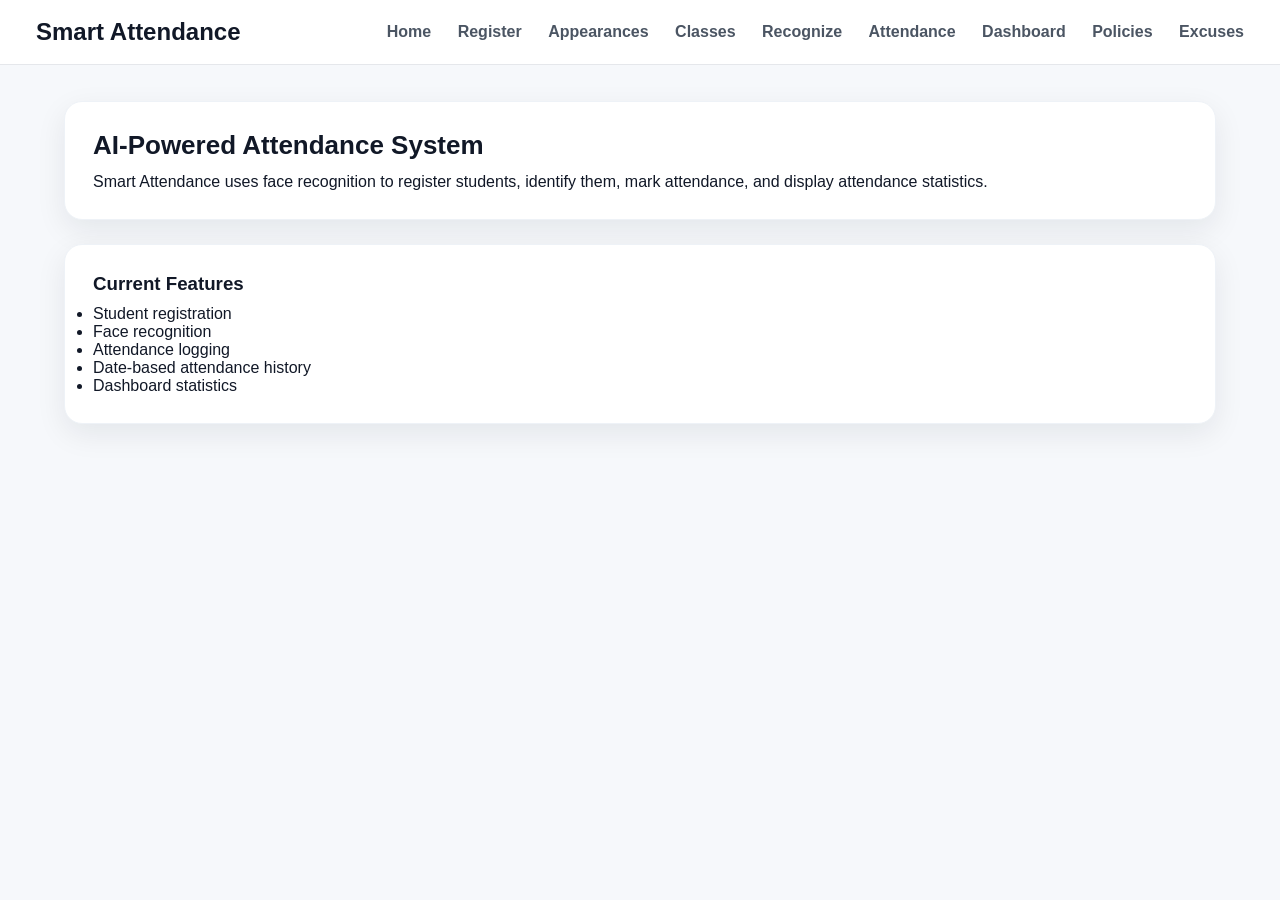
<file: frontend/index.html>
<!DOCTYPE html>
<html>
<head>
    <meta charset="UTF-8">
    <title>Smart Attendance</title>
    <link rel="stylesheet" href="styles.css">
</head>
<body>

    <div class="navbar">
        <h1>Smart Attendance</h1>
        <div class="nav-links">
        <a href="index.html">Home</a>
        <a href="register.html">Register</a>
        <a href="appearances.html">Appearances</a>
        <a href="classes.html">Classes</a>
        <a href="recognize.html">Recognize</a>
        <a href="attendance.html">Attendance</a>
        <a href="dashboard.html">Dashboard</a>
        <a href="policies.html">Policies</a>
        <a href="excuses.html">Excuses</a>
        </div>
    </div>

    <div class="container">
        <div class="card">
            <h2>AI-Powered Attendance System</h2>
            <p>
                Smart Attendance uses face recognition to register students,
                identify them, mark attendance, and display attendance statistics.
            </p>
        </div>

        <div class="card">
            <h3>Current Features</h3>
            <ul>
                <li>Student registration</li>
                <li>Face recognition</li>
                <li>Attendance logging</li>
                <li>Date-based attendance history</li>
                <li>Dashboard statistics</li>
            </ul>
        </div>
    </div>

</body>
</html>
</file>
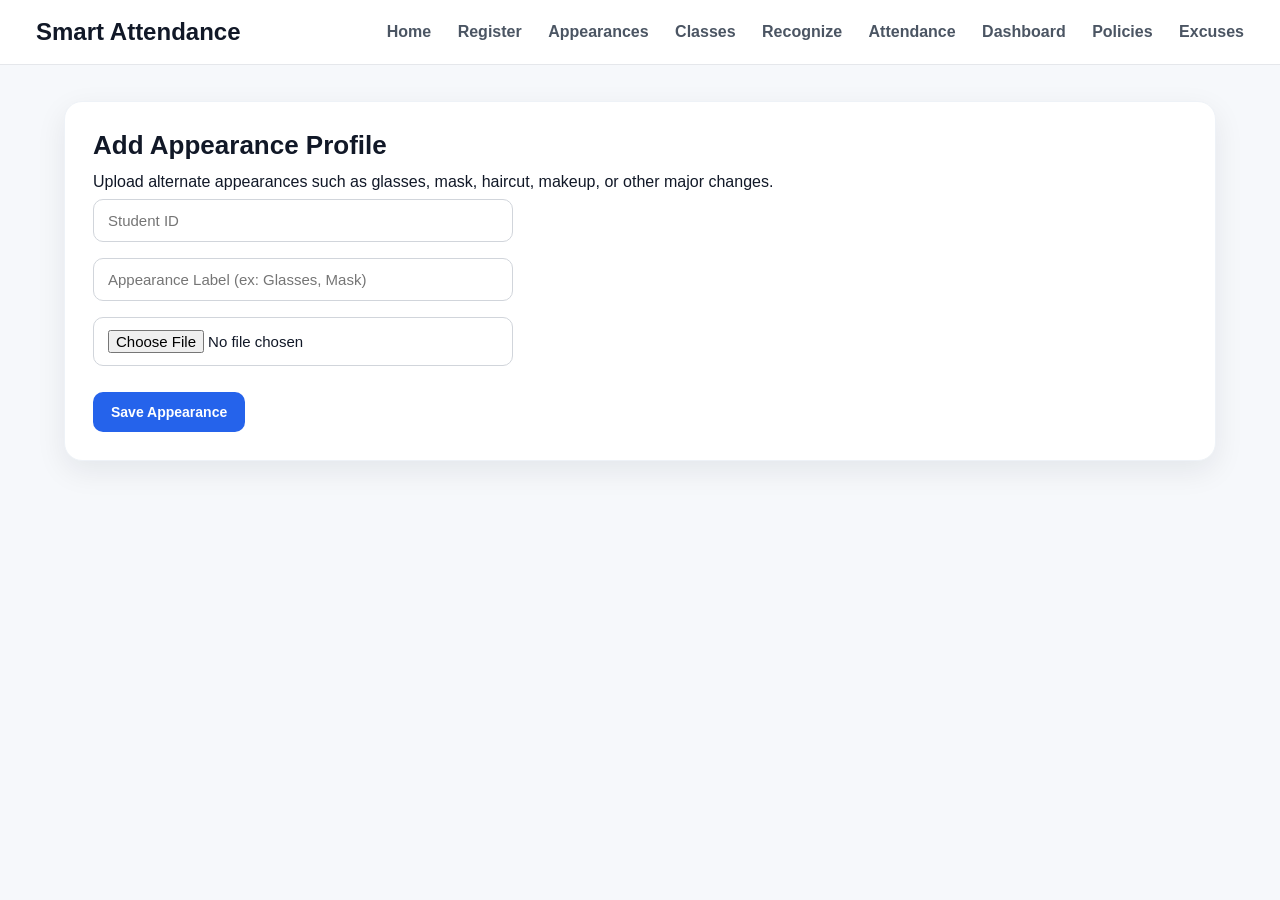
<file: frontend/appearances.html>
<!DOCTYPE html>
<html>
<head>
    <meta charset="UTF-8">
    <title>Appearance Profiles</title>
    <link rel="stylesheet" href="styles.css">
</head>
<body>

<div class="navbar">
    <h1>Smart Attendance</h1>
    <div class="nav-links">
        <a href="index.html">Home</a>
        <a href="register.html">Register</a>
        <a href="appearances.html">Appearances</a>
        <a href="classes.html">Classes</a>
        <a href="recognize.html">Recognize</a>
        <a href="attendance.html">Attendance</a>
        <a href="dashboard.html">Dashboard</a>
        <a href="policies.html">Policies</a>
        <a href="excuses.html">Excuses</a>
    </div>
</div>

<div class="container">
    <div class="card">
        <h2>Add Appearance Profile</h2>
        <p>Upload alternate appearances such as glasses, mask, haircut, makeup, or other major changes.</p>

        <input type="text" id="studentId" placeholder="Student ID">
        <br>

        <input type="text" id="appearanceLabel" placeholder="Appearance Label (ex: Glasses, Mask)">
        <br>

        <input type="file" id="appearanceImage">
        <br><br>

        <button onclick="addAppearance()">Save Appearance</button>

        <p id="result"></p>
    </div>
</div>
<script src="config.js"></script>
<script>
    async function addAppearance() {
        const studentId = document.getElementById("studentId").value;
        const appearanceLabel = document.getElementById("appearanceLabel").value;
        const image = document.getElementById("appearanceImage").files[0];
        const result = document.getElementById("result");

        if (!studentId || !image) {
            result.innerText = "Please enter student ID and choose an image.";
            return;
        }

        const formData = new FormData();
        formData.append("student_id", studentId);
        formData.append("appearance_label", appearanceLabel || "Alternate");
        formData.append("image", image);

        try {
            const response = await fetch(`${API_BASE_URL}/add-appearance`, {
                method: "POST",
                body: formData
            });

            const data = await response.json();

            if (data.success) {
                result.innerText = "Appearance profile added successfully.";
            } else {
                result.innerText = "Error: " + data.error;
            }
        } catch (error) {
            result.innerText = "Request failed.";
        }
    }
</script>

</body>
</html>
</file>
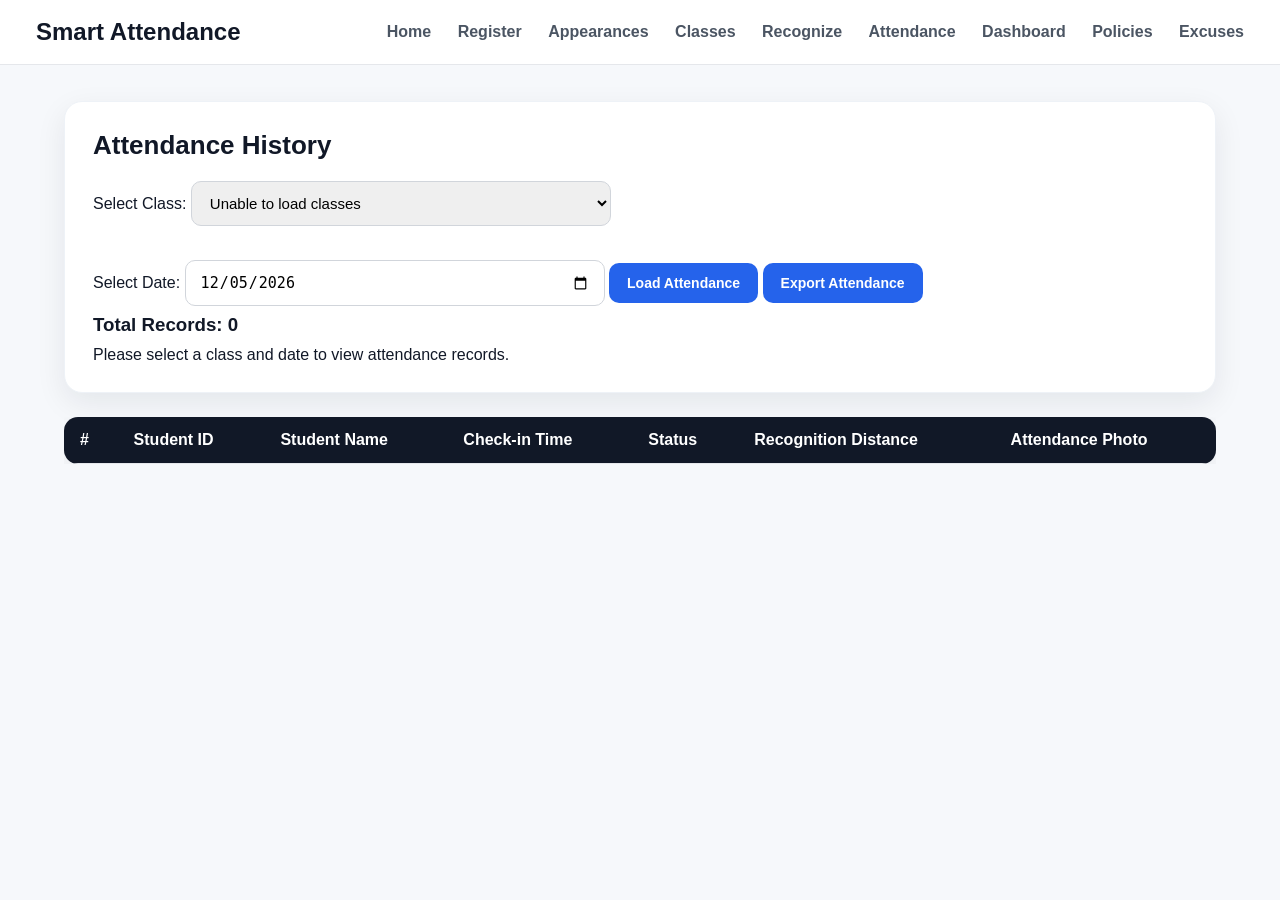
<file: frontend/attendance.html>
<!DOCTYPE html>
<html>
<head>
    <meta charset="UTF-8">
    <meta name="viewport" content="width=device-width, initial-scale=1.0">

    <title>Attendance History</title>

    <link rel="stylesheet" href="styles.css">

    <style>
        .attendance-photo {
            width: 70px;
            height: 55px;
            object-fit: cover;
            border-radius: 6px;
            border: 1px solid #ccc;
            cursor: pointer;
        }

        .photo-link {
            display: inline-block;
            text-decoration: none;
        }

        .distance-good {
            font-weight: bold;
        }

        .no-photo {
            color: #777;
            font-size: 14px;
        }

        .table-wrapper {
            overflow-x: auto;
        }
    </style>
</head>

<body>

<div class="navbar">
    <h1>Smart Attendance</h1>

    <div class="nav-links">
        <a href="index.html">Home</a>
        <a href="register.html">Register</a>
        <a href="appearances.html">Appearances</a>
        <a href="classes.html">Classes</a>
        <a href="recognize.html">Recognize</a>
        <a href="attendance.html">Attendance</a>
        <a href="dashboard.html">Dashboard</a>
        <a href="policies.html">Policies</a>
        <a href="excuses.html">Excuses</a>
    </div>
</div>

<div class="container">

    <div class="card">
        <h2>Attendance History</h2>

        <label for="classSelect">Select Class:</label>

        <select id="classSelect">
            <option value="">Loading classes...</option>
        </select>

        <br><br>

        <label for="attendanceDate">Select Date:</label>

        <input
            type="date"
            id="attendanceDate"
        >

        <button
            type="button"
            onclick="loadAttendance()"
        >
            Load Attendance
        </button>

        <button
            type="button"
            onclick="exportAttendance()"
        >
            Export Attendance
        </button>

        <h3 id="count">
            Total Records: 0
        </h3>

        <p id="message">
            Please select a class and date to view attendance records.
        </p>
    </div>

    <div class="table-wrapper">
        <table>
            <thead>
                <tr>
                    <th>#</th>
                    <th>Student ID</th>
                    <th>Student Name</th>
                    <th>Check-in Time</th>
                    <th>Status</th>
                    <th>Recognition Distance</th>
                    <th>Attendance Photo</th>
                </tr>
            </thead>

            <tbody id="attendanceTable"></tbody>
        </table>
    </div>

</div>

<script src="config.js"></script>

<script>
    function formatTime(timestamp) {
        if (!timestamp) {
            return "N/A";
        }

        const date = new Date(timestamp);

        if (Number.isNaN(date.getTime())) {
            return "N/A";
        }

        return date.toLocaleTimeString([], {
            hour: "2-digit",
            minute: "2-digit",
            second: "2-digit"
        });
    }

    function escapeHtml(value) {
        return String(value ?? "")
            .replaceAll("&", "&amp;")
            .replaceAll("<", "&lt;")
            .replaceAll(">", "&gt;")
            .replaceAll('"', "&quot;")
            .replaceAll("'", "&#039;");
    }

    function getPhotoUrl(photoPath) {
        if (!photoPath) {
            return null;
        }

        if (
            photoPath.startsWith("http://") ||
            photoPath.startsWith("https://")
        ) {
            return photoPath;
        }

        const baseUrl = API_BASE_URL.replace(/\/$/, "");
        const path = photoPath.startsWith("/")
            ? photoPath
            : `/${photoPath}`;

        return `${baseUrl}${path}`;
    }

    function formatDistance(distance) {
        if (
            distance === null ||
            distance === undefined ||
            distance === ""
        ) {
            return "N/A";
        }

        const numericDistance = Number(distance);

        if (Number.isNaN(numericDistance)) {
            return "N/A";
        }

        return numericDistance.toFixed(4);
    }

    async function loadClasses() {
        const select =
            document.getElementById("classSelect");

        select.innerHTML =
            '<option value="">Loading classes...</option>';

        try {
            const response = await fetch(
                `${API_BASE_URL}/classes`
            );

            const data = await response.json();

            if (
                !response.ok ||
                !data.success ||
                !Array.isArray(data.classes) ||
                data.classes.length === 0
            ) {
                select.innerHTML =
                    '<option value="">No classes found</option>';

                return;
            }

            select.innerHTML =
                '<option value="">Select a class</option>';

            data.classes.forEach(cls => {
                const option =
                    document.createElement("option");

                option.value = cls.id;

                option.textContent =
                    `${cls.course_code} - ${cls.course_name}`;

                select.appendChild(option);
            });

        } catch (error) {
            console.error(
                "Unable to load classes:",
                error
            );

            select.innerHTML =
                '<option value="">Unable to load classes</option>';
        }
    }

    async function loadAttendance() {
        const table =
            document.getElementById("attendanceTable");

        const count =
            document.getElementById("count");

        const message =
            document.getElementById("message");

        const selectedDate =
            document.getElementById("attendanceDate").value;

        const classId =
            document.getElementById("classSelect").value;

        table.innerHTML = "";
        count.innerText = "Total Records: 0";

        if (!selectedDate || !classId) {
            message.innerText =
                "Please select a class and date to view attendance records.";

            return;
        }

        message.innerText =
            "Loading attendance records...";

        const url =
            `${API_BASE_URL}/attendance` +
            `?date=${encodeURIComponent(selectedDate)}` +
            `&class_id=${encodeURIComponent(classId)}`;

        try {
            const response = await fetch(url);
            const data = await response.json();

            if (!response.ok || !data.success) {
                message.innerText =
                    data.error ||
                    "Failed to load attendance records.";

                return;
            }

            const records = Array.isArray(data.attendance)
                ? data.attendance
                : [];

            count.innerText =
                `Total Records: ${records.length}`;

            if (records.length === 0) {
                message.innerText =
                    "No attendance records found for this class and date.";

                return;
            }

            message.innerText =
                `Showing attendance for the selected class on ${selectedDate}.`;

            records.forEach((record, index) => {
                const row =
                    document.createElement("tr");

                const photoUrl = getPhotoUrl(
                    record.attendance_photo_url
                );

                const hasPhoto =
                    record.attendance_photo_available &&
                    photoUrl;

                const photoCell = hasPhoto
                    ? `
                        <a
                            href="${escapeHtml(photoUrl)}"
                            target="_blank"
                            rel="noopener noreferrer"
                            class="photo-link"
                            title="View full attendance photo"
                        >
                            <img
                                src="${escapeHtml(photoUrl)}"
                                alt="Attendance photo for ${escapeHtml(record.student_name)}"
                                class="attendance-photo"
                                loading="lazy"
                            >
                        </a>
                    `
                    : `
                        <span class="no-photo">
                            No photo
                        </span>
                    `;

                row.innerHTML = `
                    <td>${index + 1}</td>

                    <td>
                        ${escapeHtml(record.student_id)}
                    </td>

                    <td>
                        ${escapeHtml(record.student_name)}
                    </td>

                    <td>
                        ${escapeHtml(formatTime(record.timestamp))}
                    </td>

                    <td>
                        ${escapeHtml(record.status)}
                    </td>

                    <td class="distance-good">
                        ${escapeHtml(
                            formatDistance(
                                record.recognition_distance
                            )
                        )}
                    </td>

                    <td>
                        ${photoCell}
                    </td>
                `;

                table.appendChild(row);
            });

        } catch (error) {
            console.error(
                "Attendance request failed:",
                error
            );

            message.innerText =
                "Request failed. Please check the server and try again.";
        }
    }

    function exportAttendance() {
        const selectedDate =
            document.getElementById("attendanceDate").value;

        const classId =
            document.getElementById("classSelect").value;

        if (!selectedDate || !classId) {
            alert(
                "Please select a class and date before exporting."
            );

            return;
        }

        const url =
            `${API_BASE_URL}/export-attendance` +
            `?date=${encodeURIComponent(selectedDate)}` +
            `&class_id=${encodeURIComponent(classId)}`;

        window.location.href = url;
    }

    async function initializePage() {
        const dateInput =
            document.getElementById("attendanceDate");

        dateInput.value =
            new Date().toISOString().split("T")[0];

        await loadClasses();
    }

    window.addEventListener(
        "DOMContentLoaded",
        initializePage
    );
</script>

</body>
</html>
</file>
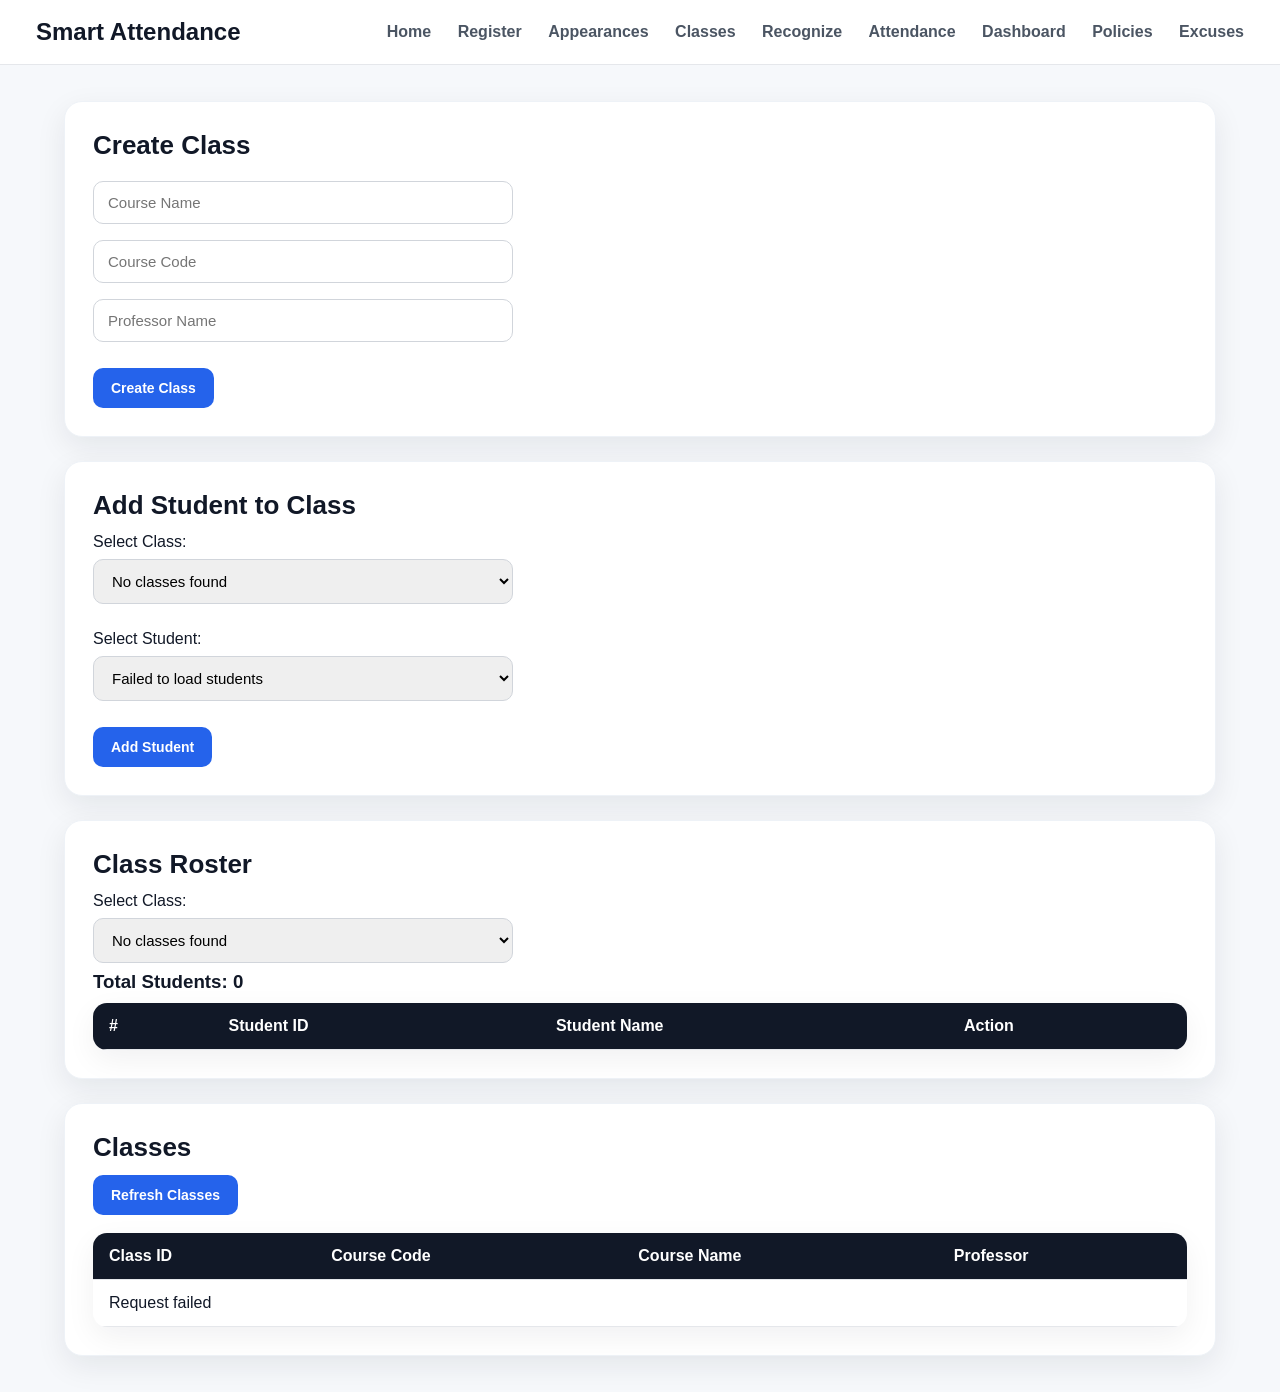
<file: frontend/classes.html>
<!DOCTYPE html>
<html>
<head>
    <meta charset="UTF-8">
    <title>Class Management</title>
    <link rel="stylesheet" href="styles.css">
</head>
<body>

<div class="navbar">
    <h1>Smart Attendance</h1>
    <div class="nav-links">
        <a href="index.html">Home</a>
        <a href="register.html">Register</a>
        <a href="appearances.html">Appearances</a>
        <a href="classes.html">Classes</a>
        <a href="recognize.html">Recognize</a>
        <a href="attendance.html">Attendance</a>
        <a href="dashboard.html">Dashboard</a>
        <a href="policies.html">Policies</a>
        <a href="excuses.html">Excuses</a>
    </div>
</div>

<div class="container">

    <div class="card">
        <h2>Create Class</h2>

        <input type="text" id="courseName" placeholder="Course Name">
        <br>
        <input type="text" id="courseCode" placeholder="Course Code">
        <br>
        <input type="text" id="professorName" placeholder="Professor Name">
        <br><br>

        <button onclick="createClass()">Create Class</button>

        <p id="createResult"></p>
    </div>

    <div class="card">
        <h2>Add Student to Class</h2>

        <label>Select Class:</label>
        <br>
        <select id="classSelect"></select>

        <br><br>

        <label>Select Student:</label>
        <br>
        <select id="studentSelect"></select>

        <br><br>

        <button onclick="addStudentToClass()">Add Student</button>

        <p id="addResult"></p>
    </div>

    <div class="card">
        <h2>Class Roster</h2>

        <label>Select Class:</label>
        <br>
        <select id="rosterClassSelect" onchange="loadRoster()"></select>

        <h3 id="rosterCount">Total Students: 0</h3>

        <table>
            <thead>
                <tr>
                    <th>#</th>
                    <th>Student ID</th>
                    <th>Student Name</th>
                    <th>Action</th>
                </tr>
            </thead>
            <tbody id="rosterTable"></tbody>
        </table>
    </div>

    <div class="card">
        <h2>Classes</h2>
        <button onclick="loadClasses()">Refresh Classes</button>
        <br><br>

        <table>
            <thead>
                <tr>
                    <th>Class ID</th>
                    <th>Course Code</th>
                    <th>Course Name</th>
                    <th>Professor</th>
                </tr>
            </thead>
            <tbody id="classesTable"></tbody>
        </table>
    </div>

</div>
<script src="config.js"></script>

<script>
    let allClasses = [];
    let allStudents = [];

    async function createClass() {
        const formData = new FormData();
        formData.append(
            "course_name",
            document.getElementById("courseName").value
        );
        formData.append(
            "course_code",
            document.getElementById("courseCode").value
        );
        formData.append(
            "professor_name",
            document.getElementById("professorName").value
        );

        const result = document.getElementById("createResult");

        try {
            const response = await fetch(`${API_BASE_URL}/classes`, {
                method: "POST",
                body: formData
            });

            const data = await response.json();

            if (response.ok && data.success) {
                result.innerText = "Class created successfully.";
                await loadClasses();
                populateClassDropdowns();
            } else {
                result.innerText =
                    "Error: " + (data.error || "Unable to create class.");
            }

        } catch (error) {
            console.log(error);
            result.innerText = "Request failed.";
        }
    }

    async function loadClasses() {
        const table = document.getElementById("classesTable");
        table.innerHTML = "";

        try {
            const response = await fetch(`${API_BASE_URL}/classes`);
            const data = await response.json();

            allClasses = data.classes || [];

            if (!response.ok || allClasses.length === 0) {
                table.innerHTML =
                    "<tr><td colspan='4'>No classes found</td></tr>";

                populateClassDropdowns();
                return;
            }

            allClasses.forEach(cls => {
                const row = document.createElement("tr");

                row.innerHTML = `
                    <td>${cls.id}</td>
                    <td>${cls.course_code}</td>
                    <td>${cls.course_name}</td>
                    <td>${cls.professor_name}</td>
                `;

                table.appendChild(row);
            });

            populateClassDropdowns();

        } catch (error) {
            console.log(error);

            allClasses = [];
            table.innerHTML =
                "<tr><td colspan='4'>Request failed</td></tr>";

            populateClassDropdowns();
        }
    }

    async function loadStudents() {
        const studentSelect =
            document.getElementById("studentSelect");

        studentSelect.innerHTML = "";

        try {
            const response = await fetch(`${API_BASE_URL}/students`);
            const data = await response.json();

            allStudents = data.students || [];

            if (!response.ok || allStudents.length === 0) {
                studentSelect.innerHTML =
                    '<option value="">No students found</option>';
                return;
            }

            allStudents.forEach(student => {
                const option = document.createElement("option");

                option.value = student.student_id;
                option.textContent =
                    `${student.student_name} (${student.student_id})`;

                studentSelect.appendChild(option);
            });

        } catch (error) {
            console.log(error);

            allStudents = [];
            studentSelect.innerHTML =
                '<option value="">Failed to load students</option>';
        }
    }

    function populateClassDropdowns() {
        const classSelect =
            document.getElementById("classSelect");
        const rosterClassSelect =
            document.getElementById("rosterClassSelect");

        classSelect.innerHTML = "";
        rosterClassSelect.innerHTML = "";

        if (allClasses.length === 0) {
            classSelect.innerHTML =
                '<option value="">No classes found</option>';

            rosterClassSelect.innerHTML =
                '<option value="">No classes found</option>';

            return;
        }

        allClasses.forEach(cls => {
            const label =
                `${cls.course_code} - ${cls.course_name}`;

            const option1 = document.createElement("option");
            option1.value = cls.id;
            option1.textContent = label;
            classSelect.appendChild(option1);

            const option2 = document.createElement("option");
            option2.value = cls.id;
            option2.textContent = label;
            rosterClassSelect.appendChild(option2);
        });

        loadRoster();
    }

    async function addStudentToClass() {
        const classId =
            document.getElementById("classSelect").value;

        const studentId =
            document.getElementById("studentSelect").value;

        const result =
            document.getElementById("addResult");

        if (!classId || !studentId) {
            result.innerText =
                "Please select a valid class and student.";
            return;
        }

        const formData = new FormData();
        formData.append("class_id", classId);
        formData.append("student_id", studentId);

        try {
            const response = await fetch(
                `${API_BASE_URL}/class-students`,
                {
                    method: "POST",
                    body: formData
                }
            );

            const data = await response.json();

            if (response.ok && data.success) {
                result.innerText = "Student added to class.";
                await loadRoster();
            } else {
                result.innerText =
                    "Error: " +
                    (data.error || "Unable to add student.");
            }

        } catch (error) {
            console.log(error);
            result.innerText = "Request failed.";
        }
    }

    async function loadRoster() {
        const classId =
            document.getElementById("rosterClassSelect").value;

        const table =
            document.getElementById("rosterTable");

        const count =
            document.getElementById("rosterCount");

        table.innerHTML = "";
        count.innerText = "Total Students: 0";

        if (!classId) {
            return;
        }

        try {
            const response = await fetch(
                `${API_BASE_URL}/class-students/${classId}`
            );

            const data = await response.json();
            const students = data.students || [];

            if (!response.ok) {
                table.innerHTML =
                    "<tr><td colspan='4'>Failed to load roster</td></tr>";
                return;
            }

            count.innerText =
                "Total Students: " + students.length;

            if (students.length === 0) {
                table.innerHTML =
                    "<tr><td colspan='4'>No students enrolled in this class</td></tr>";
                return;
            }

            students.forEach((student, index) => {
                const row = document.createElement("tr");

                row.innerHTML = `
                    <td>${index + 1}</td>
                    <td>${student.student_id}</td>
                    <td>${student.student_name}</td>
                    <td>
                        <button
                            onclick="removeStudentFromClass(
                                '${classId}',
                                '${student.student_id}'
                            )"
                        >
                            Remove
                        </button>
                    </td>
                `;

                table.appendChild(row);
            });

        } catch (error) {
            console.log(error);

            table.innerHTML =
                "<tr><td colspan='4'>Request failed</td></tr>";
        }
    }

    async function removeStudentFromClass(classId, studentId) {
        try {
            const response = await fetch(
                `${API_BASE_URL}/class-students/${classId}/${studentId}`,
                {
                    method: "DELETE"
                }
            );

            const data = await response.json();

            if (response.ok && data.success) {
                await loadRoster();
            } else {
                alert(
                    data.error ||
                    "Error removing student."
                );
            }

        } catch (error) {
            console.log(error);
            alert("Request failed.");
        }
    }

    window.onload = async function () {
        await loadClasses();
        await loadStudents();
    };
</script>

</body>
</html>
</file>
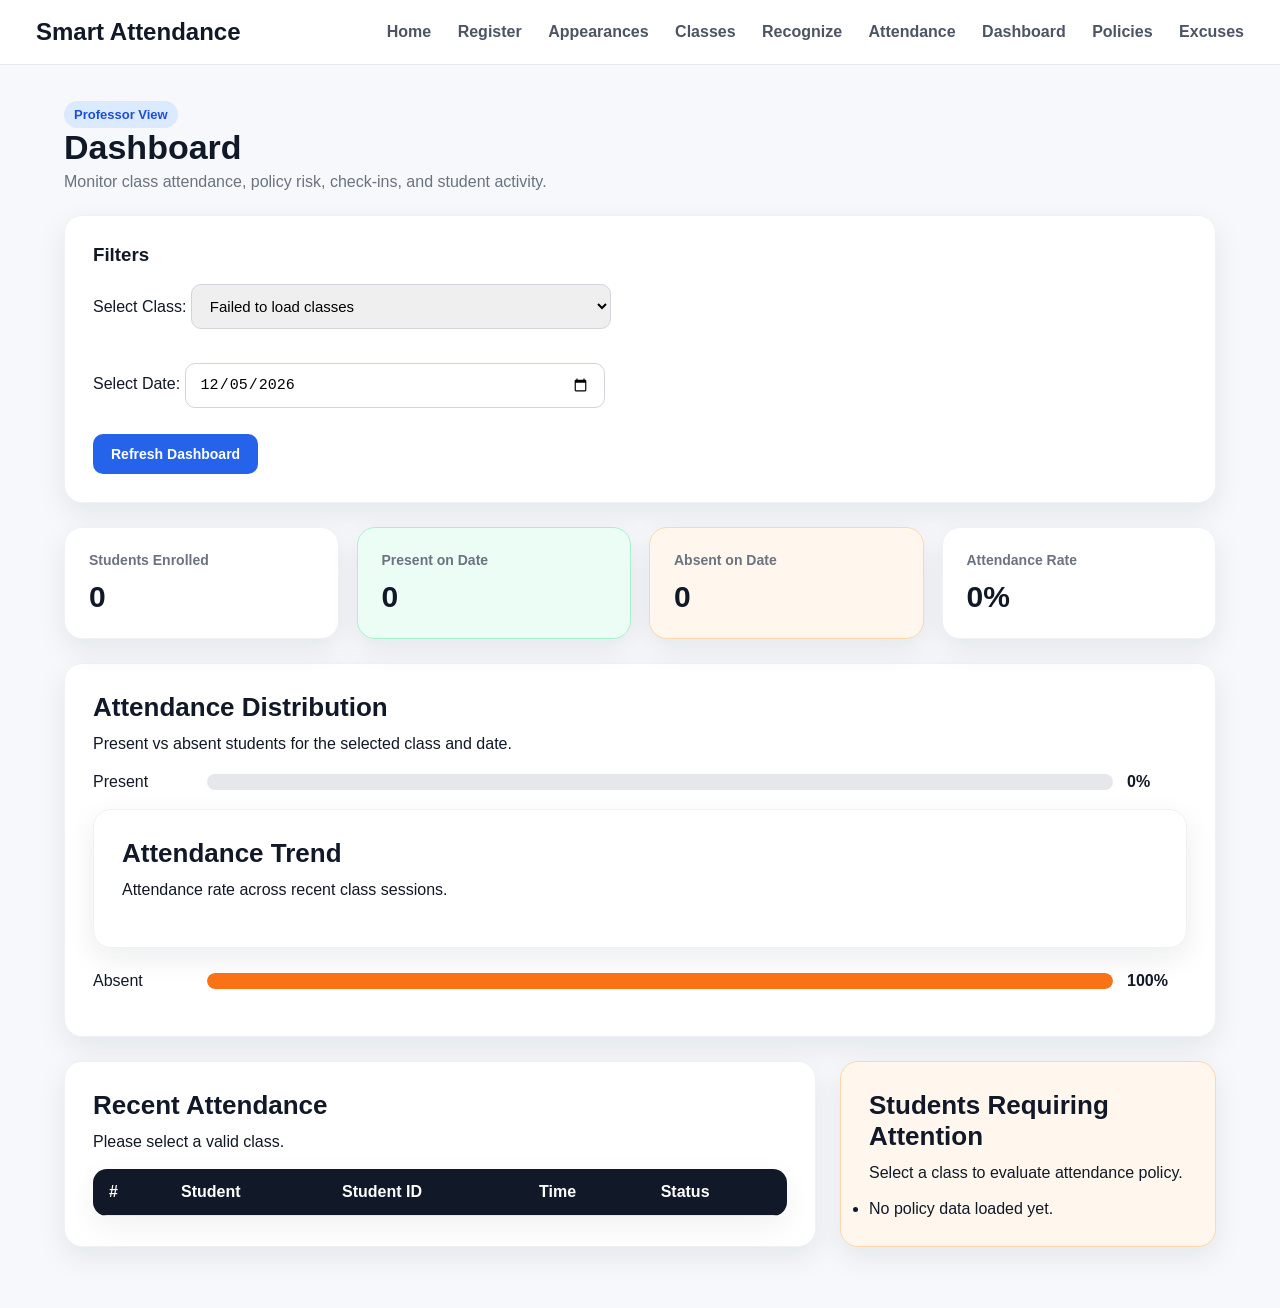
<file: frontend/dashboard.html>
<!DOCTYPE html>
<html>
<head>
    <meta charset="UTF-8">
    <title>Professor Dashboard</title>
    <link rel="stylesheet" href="styles.css">
</head>
<body>

<div class="navbar">
    <h1>Smart Attendance</h1>
    <div class="nav-links">
        <a href="index.html">Home</a>
        <a href="register.html">Register</a>
        <a href="appearances.html">Appearances</a>
        <a href="classes.html">Classes</a>
        <a href="recognize.html">Recognize</a>
        <a href="attendance.html">Attendance</a>
        <a href="dashboard.html">Dashboard</a>
        <a href="policies.html">Policies</a>
        <a href="excuses.html">Excuses</a>
    </div>
</div>

<div class="container">

    <div class="page-title">
        <span class="badge">Professor View</span>
        <h2>Dashboard</h2>
        <p>Monitor class attendance, policy risk, check-ins, and student activity.</p>
    </div>

    <div class="card">
        <h3>Filters</h3>

        <label>Select Class:</label>
        <select id="dashboardClass"></select>

        <br><br>

        <label>Select Date:</label>
        <input type="date" id="dashboardDate">

        <br><br>

        <button onclick="loadDashboard()">Refresh Dashboard</button>
    </div>

    <div class="stat-grid">
        <div class="stat-card">
            <h3>Students Enrolled</h3>
            <p id="totalStudents">0</p>
        </div>

        <div class="stat-card success-card">
            <h3>Present on Date</h3>
            <p id="presentCount">0</p>
        </div>

        <div class="stat-card warning-card">
            <h3>Absent on Date</h3>
            <p id="absentCount">0</p>
        </div>

        <div class="stat-card">
            <h3>Attendance Rate</h3>
            <p id="attendanceRate">0%</p>
        </div>
    </div>

    <div class="card">
        <h2>Attendance Distribution</h2>
        <p>Present vs absent students for the selected class and date.</p>

        <div class="bar-chart">
            <div class="bar-row">
                <span>Present</span>
                <div class="bar-bg">
                    <div id="presentBar" class="bar-fill success-fill" style="width: 0%;"></div>
                </div>
                <strong id="presentPercent">0%</strong>
            </div>
    <div class="card">
    <h2>Attendance Trend</h2>
    <p>Attendance rate across recent class sessions.</p>

    <div id="trendChart" class="trend-chart"></div>
</div>

            <div class="bar-row">
                <span>Absent</span>
                <div class="bar-bg">
                    <div id="absentBar" class="bar-fill warning-fill" style="width: 0%;"></div>
                </div>
                <strong id="absentPercent">0%</strong>
            </div>
        </div>
    </div>

    <div class="dashboard-layout">
        <div class="card">
            <h2>Recent Attendance</h2>
            <p id="recentMessage">Select a class and date to view records.</p>

            <br>

            <table>
                <thead>
                    <tr>
                        <th>#</th>
                        <th>Student</th>
                        <th>Student ID</th>
                        <th>Time</th>
                        <th>Status</th>
                    </tr>
                </thead>
                <tbody id="recentAttendanceTable"></tbody>
            </table>
        </div>

        <div class="card warning-card">
            <h2>Students Requiring Attention</h2>
            <p id="riskMessage">Select a class to evaluate attendance policy.</p>

            <br>

            <ul id="riskList">
                <li>No policy data loaded yet.</li>
            </ul>
        </div>
    </div>

</div>
<script src="config.js"></script>
<script>
    function setTodayDate() {
        const today = new Date().toISOString().split("T")[0];
        document.getElementById("dashboardDate").value = today;
    }

    function formatTime(timestamp) {
        const date = new Date(timestamp);
        return date.toLocaleTimeString([], {
            hour: "2-digit",
            minute: "2-digit"
        });
    }

    function updateDistributionChart(rate) {
        const absentRate = 100 - rate;

        document.getElementById("presentBar").style.width = rate + "%";
        document.getElementById("absentBar").style.width = absentRate + "%";

        document.getElementById("presentPercent").innerText = rate + "%";
        document.getElementById("absentPercent").innerText = absentRate + "%";
    }

    async function loadClasses() {
        const select = document.getElementById("dashboardClass");
        select.innerHTML = "";

        try {
            const response = await fetch(`${API_BASE_URL}/classes`);
            const data = await response.json();

            if (!response.ok || !data.classes || data.classes.length === 0) {
                select.innerHTML = "<option>No classes found</option>";
                return;
            }

            data.classes.forEach(cls => {
                const option = document.createElement("option");
                option.value = cls.id;
                option.textContent = cls.course_code + " - " + cls.course_name;
                select.appendChild(option);
            });

        } catch (error) {
            console.log(error);
            select.innerHTML = "<option>Failed to load classes</option>";
        }
    }

    async function loadPolicyRisk(classId) {
        const riskMessage = document.getElementById("riskMessage");
        const riskList = document.getElementById("riskList");

        riskList.innerHTML = "";
        riskMessage.innerText = "Loading policy risk...";

        try {
            const riskResponse = await fetch(
                `${API_BASE_URL}/policy-risk/${classId}`
            );

            const riskData = await riskResponse.json();

            if (!riskData.success) {
                riskMessage.innerText = "Failed to load policy risk.";
                riskList.innerHTML = "<li>Unable to evaluate policy.</li>";
                return;
            }

            if (!riskData.has_policy) {
                riskMessage.innerText = "No attendance policy set for this class.";
                riskList.innerHTML = "<li>Create a policy from the Policies page.</li>";
                return;
            }

            if (riskData.at_risk.length === 0) {
                riskMessage.innerText =
                    "Policy: " + riskData.policy_name +
                    " | Limit: " + riskData.absence_limit + " absences";

                riskList.innerHTML = "<li>No students currently violating this policy.</li>";
                return;
            }

            riskMessage.innerText =
                "Policy: " + riskData.policy_name +
                " | Consequence: " + riskData.consequence;

            riskData.at_risk.forEach(student => {
                const li = document.createElement("li");

                li.innerText =
                    student.student_name +
                    " (" + student.student_id + ") - " +
                    student.absences +
                    "/" +
                    student.absence_limit +
                    " absences";

                riskList.appendChild(li);
            });

        } catch (error) {
            console.log(error);
            riskMessage.innerText = "Request failed.";
            riskList.innerHTML = "<li>Could not load policy risk.</li>";
        }
    }

    async function loadDashboard() {
        const classId = document.getElementById("dashboardClass").value;
        const selectedDate = document.getElementById("dashboardDate").value;

        const recentTable = document.getElementById("recentAttendanceTable");
        const recentMessage = document.getElementById("recentMessage");

        recentTable.innerHTML = "";
        recentMessage.innerText = "Loading dashboard...";

        if (!classId || classId === "No classes found" || classId === "Failed to load classes") {
            recentMessage.innerText = "Please select a valid class.";
            updateDistributionChart(0);
            return;
        }

        if (!selectedDate) {
            recentMessage.innerText = "Please select a date.";
            updateDistributionChart(0);
            return;
        }

        try {
            const rosterResponse = await fetch(
                `${API_BASE_URL}/class-students/${classId}`
            );
            const rosterData = await rosterResponse.json();

            const attendanceResponse = await fetch(
                `${API_BASE_URL}/attendance?date=${selectedDate}&class_id=${classId}`
            );
            const attendanceData = await attendanceResponse.json();

            const totalStudents = rosterData.students.length;
            const presentCount = attendanceData.attendance.length;
            const absentCount = Math.max(totalStudents - presentCount, 0);

            let rate = 0;

            if (totalStudents > 0) {
                rate = Math.round((presentCount / totalStudents) * 100);
            }

            document.getElementById("totalStudents").innerText = totalStudents;
            document.getElementById("presentCount").innerText = presentCount;
            document.getElementById("absentCount").innerText = absentCount;
            document.getElementById("attendanceRate").innerText = rate + "%";

            updateDistributionChart(rate);

            if (attendanceData.attendance.length === 0) {
                recentMessage.innerText =
                    "No attendance records found for this class and date.";
                recentTable.innerHTML = "";
            } else {
                recentMessage.innerText =
                    "Showing recent check-ins for selected class and date.";

                attendanceData.attendance.forEach((record, index) => {
                    const row = document.createElement("tr");

                    row.innerHTML = `
                        <td>${index + 1}</td>
                        <td>${record.student_name}</td>
                        <td>${record.student_id}</td>
                        <td>${formatTime(record.timestamp)}</td>
                        <td>${record.status}</td>
                    `;

                    recentTable.appendChild(row);
                });
            }

            await loadAttendanceTrend(classId);
            await loadPolicyRisk(classId);

        } catch (error) {
            console.log(error);
            recentMessage.innerText = "Request failed.";
            updateDistributionChart(0);
        }
    }

    async function loadAttendanceTrend(classId) {
        const trendChart = document.getElementById("trendChart");
        trendChart.innerHTML = "Loading trend...";

        try {
            const response = await fetch(
                `${API_BASE_URL}/attendance-trend/${classId}`
            );
            const data = await response.json();

            trendChart.innerHTML = "";

            if (!data.trend || data.trend.length === 0) {
                trendChart.innerHTML = "<p>No trend data available yet.</p>";
                return;
            }

            data.trend.forEach(item => {
                const row = document.createElement("div");
                row.className = "trend-row";

                row.innerHTML = `
                    <span class="trend-date">${item.date}</span>
                    <div class="bar-bg">
                        <div class="bar-fill success-fill"
                             style="width:${item.attendance_rate}%;">
                        </div>
                    </div>
                    <strong>${item.attendance_rate}%</strong>
                `;

                trendChart.appendChild(row);
            });

        } catch (error) {
            console.log(error);
            trendChart.innerHTML = "<p>Failed to load trend.</p>";
        }
    }

    window.onload = async function () {
        setTodayDate();
        await loadClasses();
        loadDashboard();
    };
</script>
</body> 
</html>
</file>
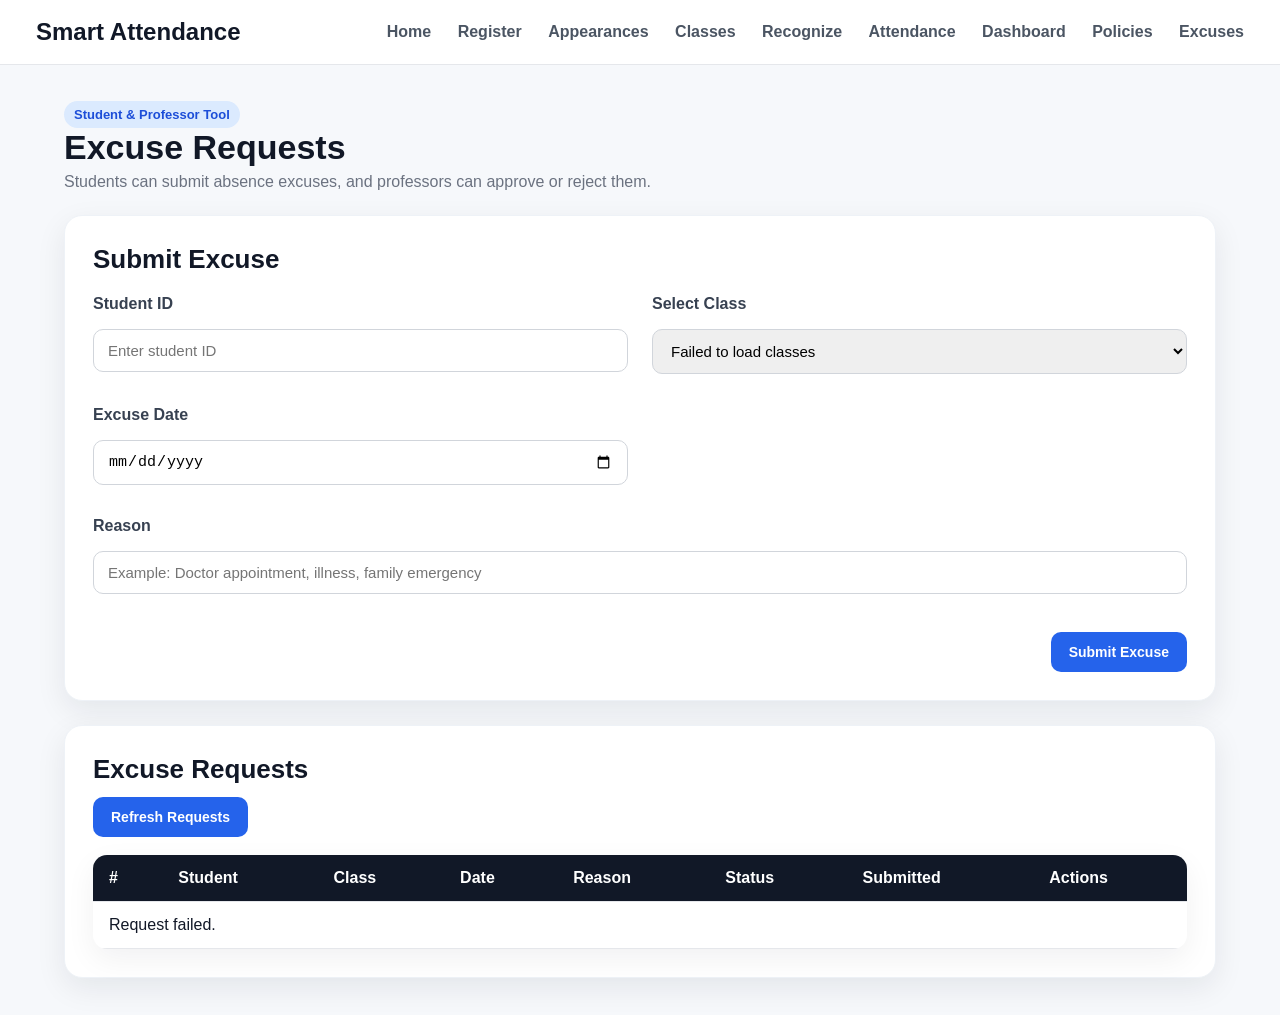
<file: frontend/excuses.html>
<!DOCTYPE html>
<html>
<head>
    <meta charset="UTF-8">
    <title>Excuse Requests</title>
    <link rel="stylesheet" href="styles.css">
</head>
<body>

<div class="navbar">
    <h1>Smart Attendance</h1>
    <div class="nav-links">
        <a href="index.html">Home</a>
        <a href="register.html">Register</a>
        <a href="appearances.html">Appearances</a>
        <a href="classes.html">Classes</a>
        <a href="recognize.html">Recognize</a>
        <a href="attendance.html">Attendance</a>
        <a href="dashboard.html">Dashboard</a>
        <a href="policies.html">Policies</a>
        <a href="excuses.html">Excuses</a>
    </div>
</div>

<div class="container">
    <div class="page-title">
        <span class="badge">Student & Professor Tool</span>
        <h2>Excuse Requests</h2>
        <p>Students can submit absence excuses, and professors can approve or reject them.</p>
    </div>

    <div class="card">
        <h2>Submit Excuse</h2>

        <div class="form-grid">
            <div class="form-group">
                <label>Student ID</label>
                <input type="text" id="studentId" placeholder="Enter student ID">
            </div>

            <div class="form-group">
                <label>Select Class</label>
                <select id="classSelect"></select>
            </div>

            <div class="form-group">
                <label>Excuse Date</label>
                <input type="date" id="excuseDate">
            </div>

            <div class="form-group full-width">
                <label>Reason</label>
                <input
                    type="text"
                    id="reason"
                    placeholder="Example: Doctor appointment, illness, family emergency"
                >
            </div>
        </div>

        <div class="button-row">
            <button onclick="submitExcuse()">Submit Excuse</button>
        </div>

        <p id="submitResult"></p>
    </div>

    <div class="card">
        <h2>Excuse Requests</h2>

        <button onclick="loadExcuses()">Refresh Requests</button>

        <br><br>

        <table>
            <thead>
                <tr>
                    <th>#</th>
                    <th>Student</th>
                    <th>Class</th>
                    <th>Date</th>
                    <th>Reason</th>
                    <th>Status</th>
                    <th>Submitted</th>
                    <th>Actions</th>
                </tr>
            </thead>
            <tbody id="excusesTable"></tbody>
        </table>
    </div>
</div>

<script src="config.js"></script>

<script>
    async function loadClasses() {
        const select = document.getElementById("classSelect");
        select.innerHTML = "";

        try {
            const response = await fetch(`${API_BASE_URL}/classes`);
            const data = await response.json();

            if (!response.ok || !data.classes || data.classes.length === 0) {
                select.innerHTML = '<option value="">No classes found</option>';
                return;
            }

            data.classes.forEach(cls => {
                const option = document.createElement("option");
                option.value = cls.id;
                option.textContent =
                    cls.course_code + " - " + cls.course_name;
                select.appendChild(option);
            });

        } catch (error) {
            console.log(error);
            select.innerHTML =
                '<option value="">Failed to load classes</option>';
        }
    }

    async function submitExcuse() {
        const studentId =
            document.getElementById("studentId").value.trim();
        const classId =
            document.getElementById("classSelect").value;
        const excuseDate =
            document.getElementById("excuseDate").value;
        const reason =
            document.getElementById("reason").value.trim();
        const result =
            document.getElementById("submitResult");

        if (!studentId || !classId || !excuseDate || !reason) {
            result.innerText = "Please fill out all fields.";
            return;
        }

        result.innerText = "Submitting excuse...";

        const formData = new FormData();
        formData.append("student_id", studentId);
        formData.append("class_id", classId);
        formData.append("excuse_date", excuseDate);
        formData.append("reason", reason);

        try {
            const response = await fetch(`${API_BASE_URL}/excuses`, {
                method: "POST",
                body: formData
            });

            const data = await response.json();

            if (response.ok && data.success) {
                result.innerText = "Excuse submitted successfully.";
                document.getElementById("reason").value = "";
                await loadExcuses();
            } else {
                result.innerText =
                    "Error: " + (data.error || "Unable to submit excuse.");
            }

        } catch (error) {
            console.log(error);
            result.innerText = "Request failed.";
        }
    }

    async function loadExcuses() {
        const table = document.getElementById("excusesTable");
        table.innerHTML =
            "<tr><td colspan='8'>Loading excuse requests...</td></tr>";

        try {
            const response = await fetch(`${API_BASE_URL}/excuses`);
            const data = await response.json();

            table.innerHTML = "";

            if (!response.ok) {
                table.innerHTML =
                    "<tr><td colspan='8'>Failed to load excuse requests.</td></tr>";
                return;
            }

            if (!data.excuses || data.excuses.length === 0) {
                table.innerHTML =
                    "<tr><td colspan='8'>No excuse requests found.</td></tr>";
                return;
            }

            data.excuses.forEach((excuse, index) => {
                const row = document.createElement("tr");

                const actions =
                    excuse.status === "Pending"
                        ? `
                            <div class="action-buttons">
                                <button onclick="updateExcuse(${excuse.id}, 'Approved')">
                                    Approve
                                </button>
                                <button
                                    class="danger-btn"
                                    onclick="updateExcuse(${excuse.id}, 'Rejected')"
                                >
                                    Reject
                                </button>
                            </div>
                        `
                        : `<span class="badge">${excuse.status}</span>`;

                row.innerHTML = `
                    <td>${index + 1}</td>
                    <td>${excuse.student_name} (${excuse.student_id})</td>
                    <td>${excuse.course_code} - ${excuse.course_name}</td>
                    <td>${excuse.excuse_date}</td>
                    <td>${excuse.reason}</td>
                    <td>${excuse.status}</td>
                    <td>${excuse.submitted_at}</td>
                    <td>${actions}</td>
                `;

                table.appendChild(row);
            });

        } catch (error) {
            console.log(error);
            table.innerHTML =
                "<tr><td colspan='8'>Request failed.</td></tr>";
        }
    }

    async function updateExcuse(excuseId, status) {
        try {
            const response = await fetch(
                `${API_BASE_URL}/excuses/${excuseId}`,
                {
                    method: "PUT",
                    headers: {
                        "Content-Type": "application/json"
                    },
                    body: JSON.stringify({ status })
                }
            );

            const data = await response.json();

            if (response.ok && data.success) {
                await loadExcuses();
            } else {
                alert(data.error || "Error updating excuse.");
            }

        } catch (error) {
            console.log(error);
            alert("Request failed.");
        }
    }

    window.onload = async function () {
        await loadClasses();
        await loadExcuses();
    };
</script>

</body>
</html>
</file>
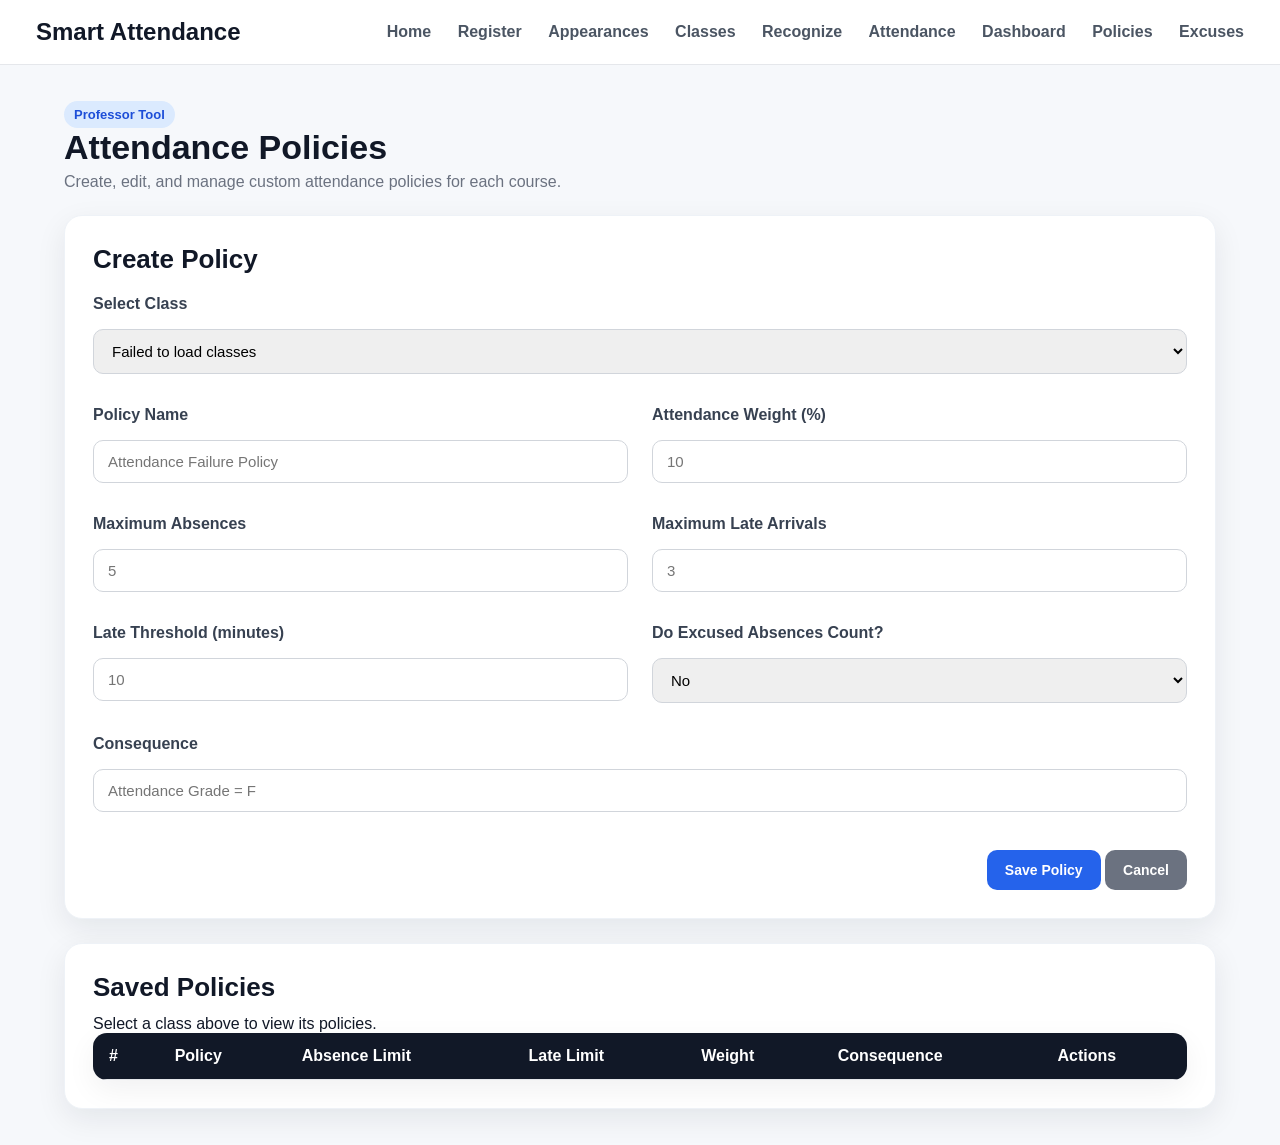
<file: frontend/policies.html>
<!DOCTYPE html>
<html>
<head>
    <meta charset="UTF-8">
    <title>Attendance Policies</title>
    <link rel="stylesheet" href="styles.css">
</head>
<body>

<div class="navbar">
    <h1>Smart Attendance</h1>
    <div class="nav-links">
        <a href="index.html">Home</a>
        <a href="register.html">Register</a>
        <a href="appearances.html">Appearances</a>
        <a href="classes.html">Classes</a>
        <a href="recognize.html">Recognize</a>
        <a href="attendance.html">Attendance</a>
        <a href="dashboard.html">Dashboard</a>
        <a href="policies.html">Policies</a>
        <a href="excuses.html">Excuses</a>
    </div>
</div>

<div class="container">
    <div class="page-title">
        <span class="badge">Professor Tool</span>
        <h2>Attendance Policies</h2>
        <p>Create, edit, and manage custom attendance policies for each course.</p>
    </div>

    <div class="card">
        <h2 id="formTitle">Create Policy</h2>

        <input type="hidden" id="editingPolicyId">

        <div class="form-grid">
            <div class="form-group full-width">
                <label>Select Class</label>
                <select id="classSelect"></select>
            </div>

            <div class="form-group">
                <label>Policy Name</label>
                <input type="text" id="policyName" placeholder="Attendance Failure Policy">
            </div>

            <div class="form-group">
                <label>Attendance Weight (%)</label>
                <input type="number" id="attendanceWeight" placeholder="10">
            </div>

            <div class="form-group">
                <label>Maximum Absences</label>
                <input type="number" id="absenceLimit" placeholder="5">
            </div>

            <div class="form-group">
                <label>Maximum Late Arrivals</label>
                <input type="number" id="lateLimit" placeholder="3">
            </div>

            <div class="form-group">
                <label>Late Threshold (minutes)</label>
                <input type="number" id="lateMinutes" placeholder="10">
            </div>

            <div class="form-group">
                <label>Do Excused Absences Count?</label>
                <select id="excuseCounts">
                    <option value="No">No</option>
                    <option value="Yes">Yes</option>
                </select>
            </div>

            <div class="form-group full-width">
                <label>Consequence</label>
                <input type="text" id="consequence" placeholder="Attendance Grade = F">
            </div>
        </div>

        <div class="button-row">
            <button onclick="savePolicy()" id="saveButton">Save Policy</button>
            <button onclick="cancelEdit()" class="secondary-btn" type="button">Cancel</button>
        </div>

        <p id="result"></p>
    </div>

    <div class="card">
        <h2>Saved Policies</h2>
        <p>Select a class above to view its policies.</p>

        <table>
            <thead>
                <tr>
                    <th>#</th>
                    <th>Policy</th>
                    <th>Absence Limit</th>
                    <th>Late Limit</th>
                    <th>Weight</th>
                    <th>Consequence</th>
                    <th>Actions</th>
                </tr>
            </thead>
            <tbody id="policiesTable"></tbody>
        </table>
    </div>
</div>
<script src="config.js"></script>

<script>
    let currentPolicies = [];

    async function loadClasses() {
        const select = document.getElementById("classSelect");
        select.innerHTML = "";

        try {
            const response = await fetch(`${API_BASE_URL}/classes`);
            const data = await response.json();

            if (!response.ok || !data.classes || data.classes.length === 0) {
                select.innerHTML = '<option value="">No classes found</option>';
                return;
            }

            data.classes.forEach(cls => {
                const option = document.createElement("option");
                option.value = cls.id;
                option.textContent =
                    cls.course_code + " - " + cls.course_name;
                select.appendChild(option);
            });

            await loadPolicies();

        } catch (error) {
            console.log(error);
            select.innerHTML =
                '<option value="">Failed to load classes</option>';
        }
    }

    async function savePolicy() {
        const editingPolicyId =
            document.getElementById("editingPolicyId").value;

        const classId =
            document.getElementById("classSelect").value;

        const result =
            document.getElementById("result");

        if (!classId) {
            result.innerText = "Please select a valid class.";
            return;
        }

        const payload = {
            class_id: classId,
            policy_name: document.getElementById("policyName").value,
            attendance_weight:
                document.getElementById("attendanceWeight").value,
            absence_limit:
                document.getElementById("absenceLimit").value,
            late_limit:
                document.getElementById("lateLimit").value,
            late_minutes:
                document.getElementById("lateMinutes").value,
            excuse_counts:
                document.getElementById("excuseCounts").value,
            consequence:
                document.getElementById("consequence").value
        };

        try {
            let response;

            if (editingPolicyId) {
                response = await fetch(
                    `${API_BASE_URL}/attendance-policies/${editingPolicyId}`,
                    {
                        method: "PUT",
                        headers: {
                            "Content-Type": "application/json"
                        },
                        body: JSON.stringify(payload)
                    }
                );
            } else {
                const formData = new FormData();

                Object.keys(payload).forEach(key => {
                    formData.append(key, payload[key]);
                });

                response = await fetch(
                    `${API_BASE_URL}/attendance-policies`,
                    {
                        method: "POST",
                        body: formData
                    }
                );
            }

            const data = await response.json();

            if (response.ok && data.success) {
                result.innerText = editingPolicyId
                    ? "Policy updated successfully."
                    : "Policy saved successfully.";

                clearForm();
                await loadPolicies();
            } else {
                result.innerText =
                    "Error: " +
                    (data.error || "Unable to save policy.");
            }

        } catch (error) {
            console.log(error);
            result.innerText = "Request failed.";
        }
    }

    async function loadPolicies() {
        const classId =
            document.getElementById("classSelect").value;

        const table =
            document.getElementById("policiesTable");

        table.innerHTML = "";
        currentPolicies = [];

        if (!classId) {
            table.innerHTML =
                "<tr><td colspan='7'>Please select a valid class</td></tr>";
            return;
        }

        try {
            const response = await fetch(
                `${API_BASE_URL}/attendance-policies/${classId}`
            );

            const data = await response.json();

            if (!response.ok) {
                table.innerHTML =
                    "<tr><td colspan='7'>Failed to load policies</td></tr>";
                return;
            }

            currentPolicies = data.policies || [];

            if (currentPolicies.length === 0) {
                table.innerHTML =
                    "<tr><td colspan='7'>No policies found for this class</td></tr>";
                return;
            }

            currentPolicies.forEach((policy, index) => {
                const row = document.createElement("tr");

                row.innerHTML = `
                    <td>${index + 1}</td>
                    <td>${policy.policy_name}</td>
                    <td>${policy.absence_limit || "N/A"}</td>
                    <td>${policy.late_limit || "N/A"}</td>
                    <td>${policy.attendance_weight || "N/A"}%</td>
                    <td>${policy.consequence || "N/A"}</td>
                    <td>
                        <div class="action-buttons">
                            <button onclick="editPolicy(${policy.id})">
                                Edit
                            </button>
                            <button
                                class="danger-btn"
                                onclick="deletePolicy(${policy.id})"
                            >
                                Delete
                            </button>
                        </div>
                    </td>
                `;

                table.appendChild(row);
            });

        } catch (error) {
            console.log(error);
            table.innerHTML =
                "<tr><td colspan='7'>Request failed</td></tr>";
        }
    }

    function editPolicy(policyId) {
        const policy =
            currentPolicies.find(p => p.id === policyId);

        if (!policy) {
            return;
        }

        document.getElementById("editingPolicyId").value =
            policy.id;

        document.getElementById("policyName").value =
            policy.policy_name || "";

        document.getElementById("attendanceWeight").value =
            policy.attendance_weight || "";

        document.getElementById("absenceLimit").value =
            policy.absence_limit || "";

        document.getElementById("lateLimit").value =
            policy.late_limit || "";

        document.getElementById("lateMinutes").value =
            policy.late_minutes || "";

        document.getElementById("excuseCounts").value =
            policy.excuse_counts || "No";

        document.getElementById("consequence").value =
            policy.consequence || "";

        document.getElementById("formTitle").innerText =
            "Edit Policy";

        document.getElementById("saveButton").innerText =
            "Update Policy";

        document.getElementById("result").innerText =
            "Editing selected policy.";

        window.scrollTo({
            top: 0,
            behavior: "smooth"
        });
    }

    async function deletePolicy(policyId) {
        const confirmed =
            confirm("Are you sure you want to delete this policy?");

        if (!confirmed) {
            return;
        }

        try {
            const response = await fetch(
                `${API_BASE_URL}/attendance-policies/${policyId}`,
                {
                    method: "DELETE"
                }
            );

            const data = await response.json();

            if (response.ok && data.success) {
                await loadPolicies();
                clearForm();
            } else {
                alert(
                    data.error || "Error deleting policy."
                );
            }

        } catch (error) {
            console.log(error);
            alert("Request failed.");
        }
    }

    function clearForm() {
        document.getElementById("editingPolicyId").value = "";
        document.getElementById("policyName").value = "";
        document.getElementById("attendanceWeight").value = "";
        document.getElementById("absenceLimit").value = "";
        document.getElementById("lateLimit").value = "";
        document.getElementById("lateMinutes").value = "";
        document.getElementById("excuseCounts").value = "No";
        document.getElementById("consequence").value = "";

        document.getElementById("formTitle").innerText =
            "Create Policy";

        document.getElementById("saveButton").innerText =
            "Save Policy";
    }

    function cancelEdit() {
        clearForm();
        document.getElementById("result").innerText =
            "Edit cancelled.";
    }

    document
        .getElementById("classSelect")
        .addEventListener("change", function () {
            clearForm();
            loadPolicies();
        });

    window.onload = loadClasses;
</script>

</body>
</html>
</file>
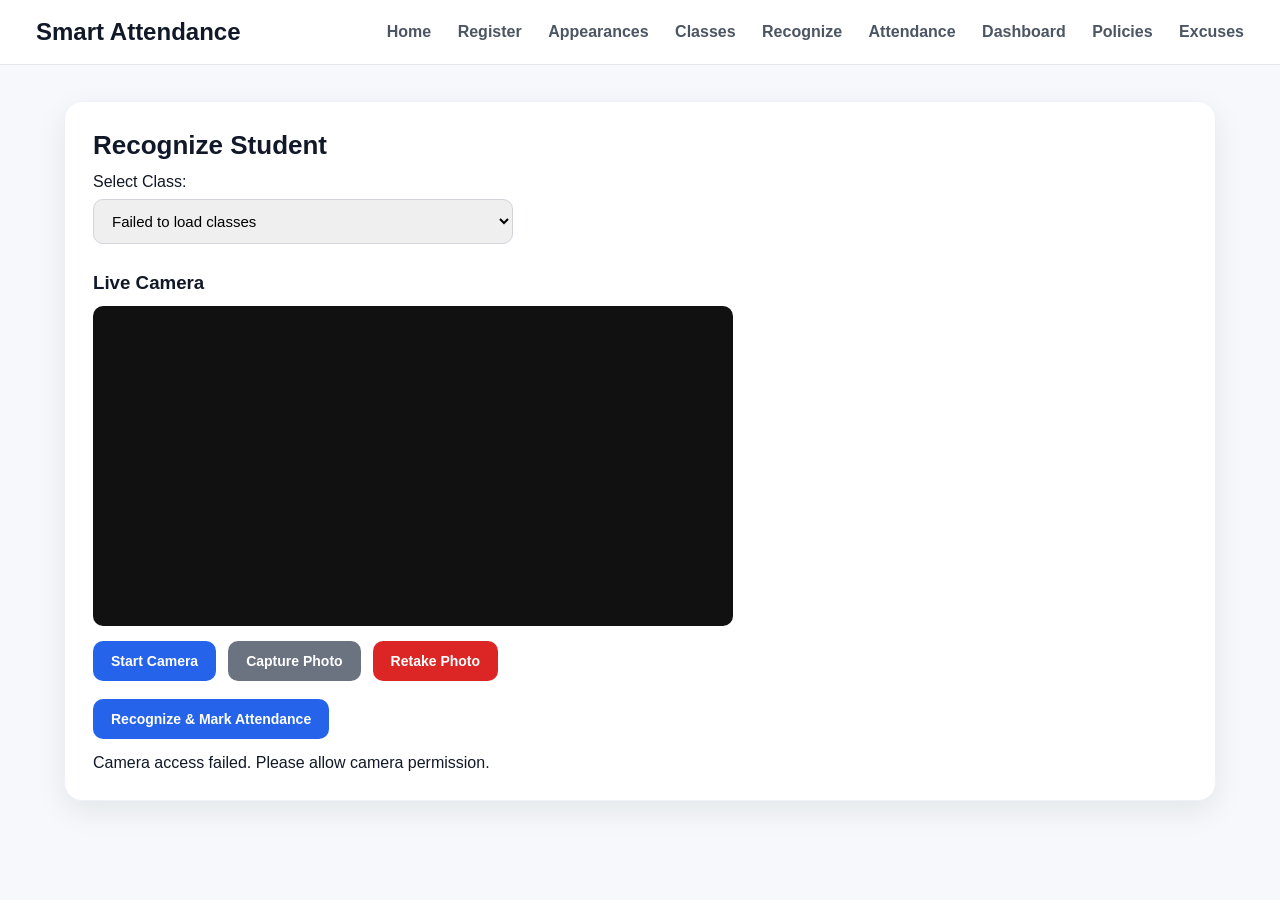
<file: frontend/recognize.html>
<!DOCTYPE html>
<html>
<head>
    <meta charset="UTF-8">
    <title>Recognize Student</title>
    <link rel="stylesheet" href="styles.css">

    <style>
        .camera-section {
            margin-top: 20px;
        }

        #camera,
        #preview {
            width: 100%;
            max-width: 640px;
            border-radius: 10px;
            background: #111;
            display: block;
            margin-top: 12px;
        }

        #preview {
            display: none;
        }

        .camera-buttons {
            margin-top: 15px;
            display: flex;
            gap: 12px;
            flex-wrap: wrap;
        }

        .secondary-button {
            background: #6b7280;
        }

        .danger-button {
            background: #dc2626;
        }

        .status-message {
            margin-top: 15px;
        }
    </style>
</head>

<body>

<div class="navbar">
    <h1>Smart Attendance</h1>

    <div class="nav-links">
        <a href="index.html">Home</a>
        <a href="register.html">Register</a>
        <a href="appearances.html">Appearances</a>
        <a href="classes.html">Classes</a>
        <a href="recognize.html">Recognize</a>
        <a href="attendance.html">Attendance</a>
        <a href="dashboard.html">Dashboard</a>
        <a href="policies.html">Policies</a>
        <a href="excuses.html">Excuses</a>
    </div>
</div>

<div class="container">
    <div class="card">
        <h2>Recognize Student</h2>

        <label for="classSelect">Select Class:</label>
        <br>

        <select id="classSelect"></select>

        <div class="camera-section">
            <h3>Live Camera</h3>

            <video
                id="camera"
                autoplay
                playsinline
                muted>
            </video>

            <canvas
                id="canvas"
                style="display: none;">
            </canvas>

            <img
                id="preview"
                alt="Captured attendance photo">

            <div class="camera-buttons">
                <button
                    id="startCameraBtn"
                    type="button">
                    Start Camera
                </button>

                <button
                    id="captureBtn"
                    type="button"
                    class="secondary-button"
                    disabled>
                    Capture Photo
                </button>

                <button
                    id="retakeBtn"
                    type="button"
                    class="danger-button"
                    disabled>
                    Retake Photo
                </button>
            </div>
        </div>

        <br>

        <button
            id="recognizeBtn"
            type="button"
            disabled>
            Recognize & Mark Attendance
        </button>

        <p
            id="result"
            class="status-message">
            Start the camera and capture a photo.
        </p>
    </div>
</div>

<script src="config.js"></script>

<script>
    const classSelect =
        document.getElementById("classSelect");

    const camera =
        document.getElementById("camera");

    const canvas =
        document.getElementById("canvas");

    const preview =
        document.getElementById("preview");

    const startCameraButton =
        document.getElementById("startCameraBtn");

    const captureButton =
        document.getElementById("captureBtn");

    const retakeButton =
        document.getElementById("retakeBtn");

    const recognizeButton =
        document.getElementById("recognizeBtn");

    const resultText =
        document.getElementById("result");

    let cameraStream = null;
    let capturedBlob = null;

    async function loadClasses() {
        classSelect.innerHTML = "";

        try {
            const response = await fetch(
                `${API_BASE_URL}/classes`
            );

            const data = await response.json();

            if (
                !response.ok ||
                !data.classes ||
                data.classes.length === 0
            ) {
                classSelect.innerHTML =
                    '<option value="">No classes found</option>';

                return;
            }

            data.classes.forEach(cls => {
                const option =
                    document.createElement("option");

                option.value = cls.id;

                option.textContent =
                    cls.course_code +
                    " - " +
                    cls.course_name;

                classSelect.appendChild(option);
            });

        } catch (error) {
            console.log(error);

            classSelect.innerHTML =
                '<option value="">Failed to load classes</option>';
        }
    }

    async function startCamera() {
        resultText.textContent =
            "Requesting camera access...";

        try {
            if (cameraStream) {
                cameraStream
                    .getTracks()
                    .forEach(track => track.stop());
            }

            cameraStream =
                await navigator.mediaDevices.getUserMedia({
                    video: {
                        facingMode: "user",
                        width: {
                            ideal: 1280
                        },
                        height: {
                            ideal: 720
                        }
                    },
                    audio: false
                });

            camera.srcObject = cameraStream;

            await camera.play();

            camera.style.display = "block";
            preview.style.display = "none";

            capturedBlob = null;

            captureButton.disabled = false;
            retakeButton.disabled = true;
            recognizeButton.disabled = true;

            resultText.textContent =
                "Camera ready. Position your face and capture a photo.";

        } catch (error) {
            console.log(error);

            resultText.textContent =
                "Camera access failed. Please allow camera permission.";

            captureButton.disabled = true;
            recognizeButton.disabled = true;
        }
    }

    function capturePhoto() {
        if (
            !cameraStream ||
            camera.videoWidth === 0 ||
            camera.videoHeight === 0
        ) {
            resultText.textContent =
                "Camera is not ready yet.";

            return;
        }

        canvas.width = camera.videoWidth;
        canvas.height = camera.videoHeight;

        const context =
            canvas.getContext("2d");

        context.drawImage(
            camera,
            0,
            0,
            canvas.width,
            canvas.height
        );

        canvas.toBlob(
            blob => {
                if (!blob) {
                    resultText.textContent =
                        "Could not capture photo.";

                    return;
                }

                capturedBlob = blob;

                preview.src =
                    URL.createObjectURL(blob);

                preview.style.display = "block";
                camera.style.display = "none";

                captureButton.disabled = true;
                retakeButton.disabled = false;
                recognizeButton.disabled = false;

                resultText.textContent =
                    "Photo captured. Review it, then mark attendance.";
            },
            "image/jpeg",
            0.92
        );
    }

    function retakePhoto() {
        capturedBlob = null;

        preview.src = "";
        preview.style.display = "none";
        camera.style.display = "block";

        captureButton.disabled = false;
        retakeButton.disabled = true;
        recognizeButton.disabled = true;

        resultText.textContent =
            "Position your face and capture another photo.";
    }

    async function recognizeStudent() {
        const classId = classSelect.value;

        if (!classId) {
            resultText.textContent =
                "Please select a valid class.";

            return;
        }

        if (!capturedBlob) {
            resultText.textContent =
                "Please capture a live photo first.";

            return;
        }

        recognizeButton.disabled = true;
        startCameraButton.disabled = true;
        captureButton.disabled = true;
        retakeButton.disabled = true;

        resultText.textContent =
            "Recognizing student...";

        const formData = new FormData();

        formData.append(
            "class_id",
            classId
        );

        formData.append(
            "image",
            capturedBlob,
            `attendance-${Date.now()}.jpg`
        );

        try {
            const response = await fetch(
                `${API_BASE_URL}/recognize`,
                {
                    method: "POST",
                    body: formData
                }
            );

            let data;

            try {
                data = await response.json();

            } catch (jsonError) {
                throw new Error(
                    "Server returned an invalid response."
                );
            }

            if (response.ok && data.success) {
                resultText.textContent =
                    "Attendance marked for " +
                    data.student_name +
                    " (" +
                    data.student_id +
                    ") as " +
                    data.status +
                    " at " +
                    data.timestamp;

                recognizeButton.disabled = true;
                retakeButton.disabled = false;

            } else {
                resultText.textContent =
                    "Error: " +
                    (
                        data.error ||
                        "Recognition failed."
                    );

                recognizeButton.disabled = false;
                retakeButton.disabled = false;
            }

        } catch (error) {
            console.log(error);

            resultText.textContent =
                "Request failed: " +
                error.message;

            recognizeButton.disabled = false;
            retakeButton.disabled = false;

        } finally {
            startCameraButton.disabled = false;
        }
    }

    function stopCamera() {
        if (cameraStream) {
            cameraStream
                .getTracks()
                .forEach(track => track.stop());

            cameraStream = null;
        }
    }

    startCameraButton.addEventListener(
        "click",
        startCamera
    );

    captureButton.addEventListener(
        "click",
        capturePhoto
    );

    retakeButton.addEventListener(
        "click",
        retakePhoto
    );

    recognizeButton.addEventListener(
        "click",
        recognizeStudent
    );

    window.addEventListener(
        "beforeunload",
        stopCamera
    );

    window.addEventListener(
        "load",
        async () => {
            await loadClasses();
            await startCamera();
        }
    );
</script>

</body>
</html>
</file>
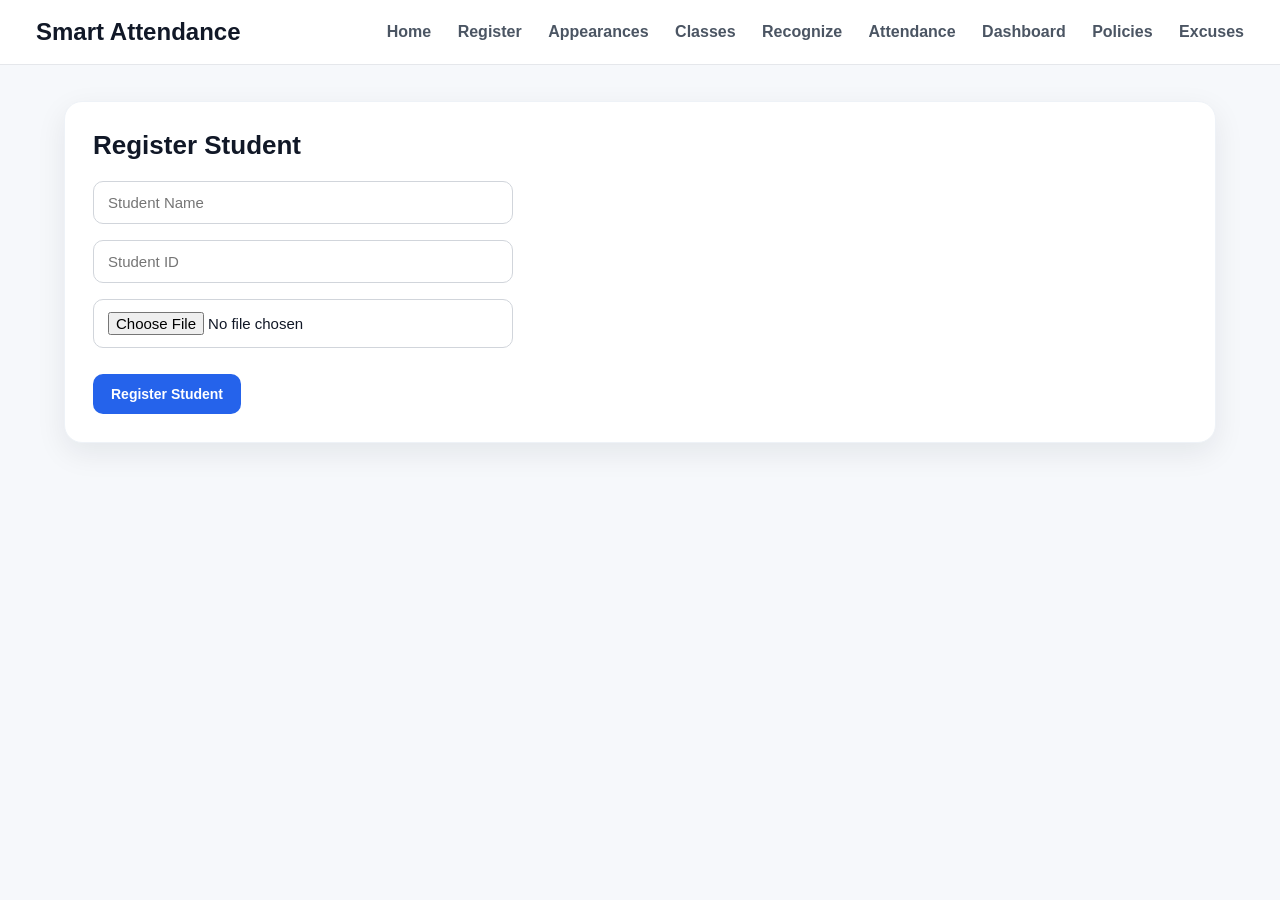
<file: frontend/register.html>
<!DOCTYPE html>
<html>
<head>
    <meta charset="UTF-8">
    <title>Register Student</title>
    <link rel="stylesheet" href="styles.css">
</head>
<body>

<div class="navbar">
    <h1>Smart Attendance</h1>
    <div class="nav-links">
        <a href="index.html">Home</a>
        <a href="register.html">Register</a>
        <a href="appearances.html">Appearances</a>
        <a href="classes.html">Classes</a>
        <a href="recognize.html">Recognize</a>
        <a href="attendance.html">Attendance</a>
        <a href="dashboard.html">Dashboard</a>
        <a href="policies.html">Policies</a>
        <a href="excuses.html">Excuses</a>
    </div>
</div>

<div class="container">
    <div class="card">
        <h2>Register Student</h2>

        <form id="registerForm">
            <input
                type="text"
                id="studentName"
                placeholder="Student Name"
                required
            >
            <br>

            <input
                type="text"
                id="studentId"
                placeholder="Student ID"
                required
            >
            <br>

            <input
                type="file"
                id="studentImage"
                accept="image/*"
                required
            >
            <br><br>

            <button id="registerBtn" type="submit">
                Register Student
            </button>
        </form>

        <p id="result"></p>
    </div>
</div>

<script src="config.js"></script>

<script>
    const form = document.getElementById("registerForm");
    const resultText = document.getElementById("result");
    const registerButton = document.getElementById("registerBtn");

    form.addEventListener("submit", async function (event) {
        event.preventDefault();

        const studentName =
            document.getElementById("studentName").value.trim();

        const studentId =
            document.getElementById("studentId").value.trim();

        const imageInput =
            document.getElementById("studentImage");

        if (!studentName || !studentId || !imageInput.files.length) {
            resultText.innerText =
                "Please enter all student information and choose an image.";
            return;
        }

        const formData = new FormData();
        formData.append("student_name", studentName);
        formData.append("student_id", studentId);
        formData.append("image", imageInput.files[0]);

        resultText.innerText = "Registering student...";
        registerButton.disabled = true;

        try {
            const response = await fetch(`${API_BASE_URL}/register`, {
                method: "POST",
                body: formData
            });

            const data = await response.json();

            if (response.ok && data.success) {
                resultText.innerText =
                    "Student registered successfully.";

                form.reset();
            } else {
                resultText.innerText =
                    "Error: " +
                    (data.error || "Student registration failed.");
            }

        } catch (error) {
            console.log(error);
            resultText.innerText = "Request failed.";
        } finally {
            registerButton.disabled = false;
        }
    });
</script>

</body>
</html>
</file>
<file: frontend/styles.css>
* {
    margin: 0;
    padding: 0;
    box-sizing: border-box;
}

body {
    font-family: "Inter", "Segoe UI", Arial, sans-serif;
    background: #f6f8fb;
    color: #111827;
}

.navbar {
    background: white;
    border-bottom: 1px solid #e5e7eb;
    padding: 18px 36px;
    display: flex;
    justify-content: space-between;
    align-items: center;
    position: sticky;
    top: 0;
    z-index: 10;
}

.navbar h1 {
    font-size: 24px;
    font-weight: 800;
    color: #111827;
}

.nav-links a {
    color: #4b5563;
    text-decoration: none;
    margin-left: 22px;
    font-weight: 600;
}

.nav-links a:hover {
    color: #2563eb;
}

.container {
    max-width: 1200px;
    margin: 36px auto;
    padding: 0 24px;
}

.card {
    background: white;
    padding: 28px;
    border-radius: 18px;
    box-shadow: 0 10px 30px rgba(15, 23, 42, 0.08);
    border: 1px solid #eef2f7;
    margin-bottom: 24px;
}

.card h2 {
    font-size: 26px;
    margin-bottom: 12px;
}

.card h3 {
    margin-bottom: 10px;
}

input,
select {
    width: 100%;
    max-width: 420px;
    padding: 12px 14px;
    margin: 8px 0;
    border: 1px solid #d1d5db;
    border-radius: 10px;
    font-size: 15px;
}

button {
    background: #2563eb;
    color: white;
    border: none;
    padding: 12px 18px;
    border-radius: 10px;
    cursor: pointer;
    font-weight: 700;
    font-size: 14px;
}

button:hover {
    background: #1d4ed8;
}

table {
    width: 100%;
    border-collapse: collapse;
    background: white;
    border-radius: 14px;
    overflow: hidden;
    box-shadow: 0 10px 30px rgba(15, 23, 42, 0.06);
}

th {
    background: #111827;
    color: white;
    text-align: left;
}

th, td {
    padding: 14px 16px;
    border-bottom: 1px solid #e5e7eb;
}

.stat-grid {
    display: grid;
    grid-template-columns: repeat(4, 1fr);
    gap: 18px;
    margin-bottom: 24px;
}

.stat-card {
    background: white;
    padding: 24px;
    border-radius: 18px;
    border: 1px solid #eef2f7;
    box-shadow: 0 10px 30px rgba(15, 23, 42, 0.08);
}

.stat-card h3 {
    font-size: 14px;
    color: #6b7280;
    margin-bottom: 12px;
}

.stat-card p {
    font-size: 30px;
    font-weight: 800;
    color: #111827;
}

.page-title {
    margin-bottom: 24px;
}

.page-title h2 {
    font-size: 34px;
    font-weight: 800;
}

.page-title p {
    color: #6b7280;
    margin-top: 6px;
}

.badge {
    display: inline-block;
    padding: 6px 10px;
    border-radius: 999px;
    background: #dbeafe;
    color: #1d4ed8;
    font-weight: 700;
    font-size: 13px;
}

.warning-card {
    background: #fff7ed;
    border: 1px solid #fed7aa;
}

.success-card {
    background: #ecfdf5;
    border: 1px solid #a7f3d0;
}

.dashboard-layout {
    display: grid;
    grid-template-columns: 2fr 1fr;
    gap: 24px;
}

@media (max-width: 900px) {
    .stat-grid,
    .dashboard-layout {
        grid-template-columns: 1fr;
    }

    .navbar {
        flex-direction: column;
        align-items: flex-start;
        gap: 12px;
    }

    .nav-links a {
        margin-left: 0;
        margin-right: 14px;
    }
}
.form-grid {
    display: grid;
    grid-template-columns: repeat(2, 1fr);
    gap: 24px;
    margin-top: 20px;
}

.form-group {
    display: flex;
    flex-direction: column;
}

.form-group label {
    font-weight: 600;
    margin-bottom: 8px;
    color: #374151;
}

.form-group input,
.form-group select {
    width: 100%;
    max-width: none;
}

.form-group.full-width {
    grid-column: 1 / span 2;
}

.button-row {
    margin-top: 30px;
    text-align: right;
}

@media (max-width: 900px) {
    .form-grid {
        grid-template-columns: 1fr;
    }

    .form-group.full-width {
        grid-column: auto;
    }

    .button-row {
        text-align: center;
    }
}
.form-grid {
    display: grid;
    grid-template-columns: repeat(2, 1fr);
    gap: 24px;
    margin-top: 20px;
}

.form-group {
    display: flex;
    flex-direction: column;
}

.form-group label {
    font-weight: 600;
    margin-bottom: 8px;
    color: #374151;
}

.form-group input,
.form-group select {
    width: 100%;
    max-width: none;
}

.form-group.full-width {
    grid-column: 1 / span 2;
}

.button-row {
    margin-top: 30px;
    text-align: right;
}

.secondary-btn {
    background: #6b7280;
}

.secondary-btn:hover {
    background: #4b5563;
}

.danger-btn {
    background: #dc2626;
}

.danger-btn:hover {
    background: #b91c1c;
}

.action-buttons {
    display: flex;
    gap: 8px;
}

@media (max-width: 900px) {
    .form-grid {
        grid-template-columns: 1fr;
    }

    .form-group.full-width {
        grid-column: auto;
    }

    .button-row {
        text-align: center;
    }
}
.bar-chart {
    margin-top: 20px;
}

.bar-row {
    display: grid;
    grid-template-columns: 100px 1fr 60px;
    align-items: center;
    gap: 14px;
    margin-bottom: 18px;
}

.bar-bg {
    height: 16px;
    background: #e5e7eb;
    border-radius: 999px;
    overflow: hidden;
}

.bar-fill {
    height: 100%;
    border-radius: 999px;
    transition: width 0.3s ease;
}

.success-fill {
    background: #10b981;
}

.warning-fill {
    background: #f97316;
}
.trend-chart {
    margin-top: 20px;
}

.trend-row {
    display: grid;
    grid-template-columns: 110px 1fr 70px;
    align-items: center;
    gap: 14px;
    margin-bottom: 16px;
}

.trend-date {
    font-weight: 700;
    color: #374151;
}
</file>
